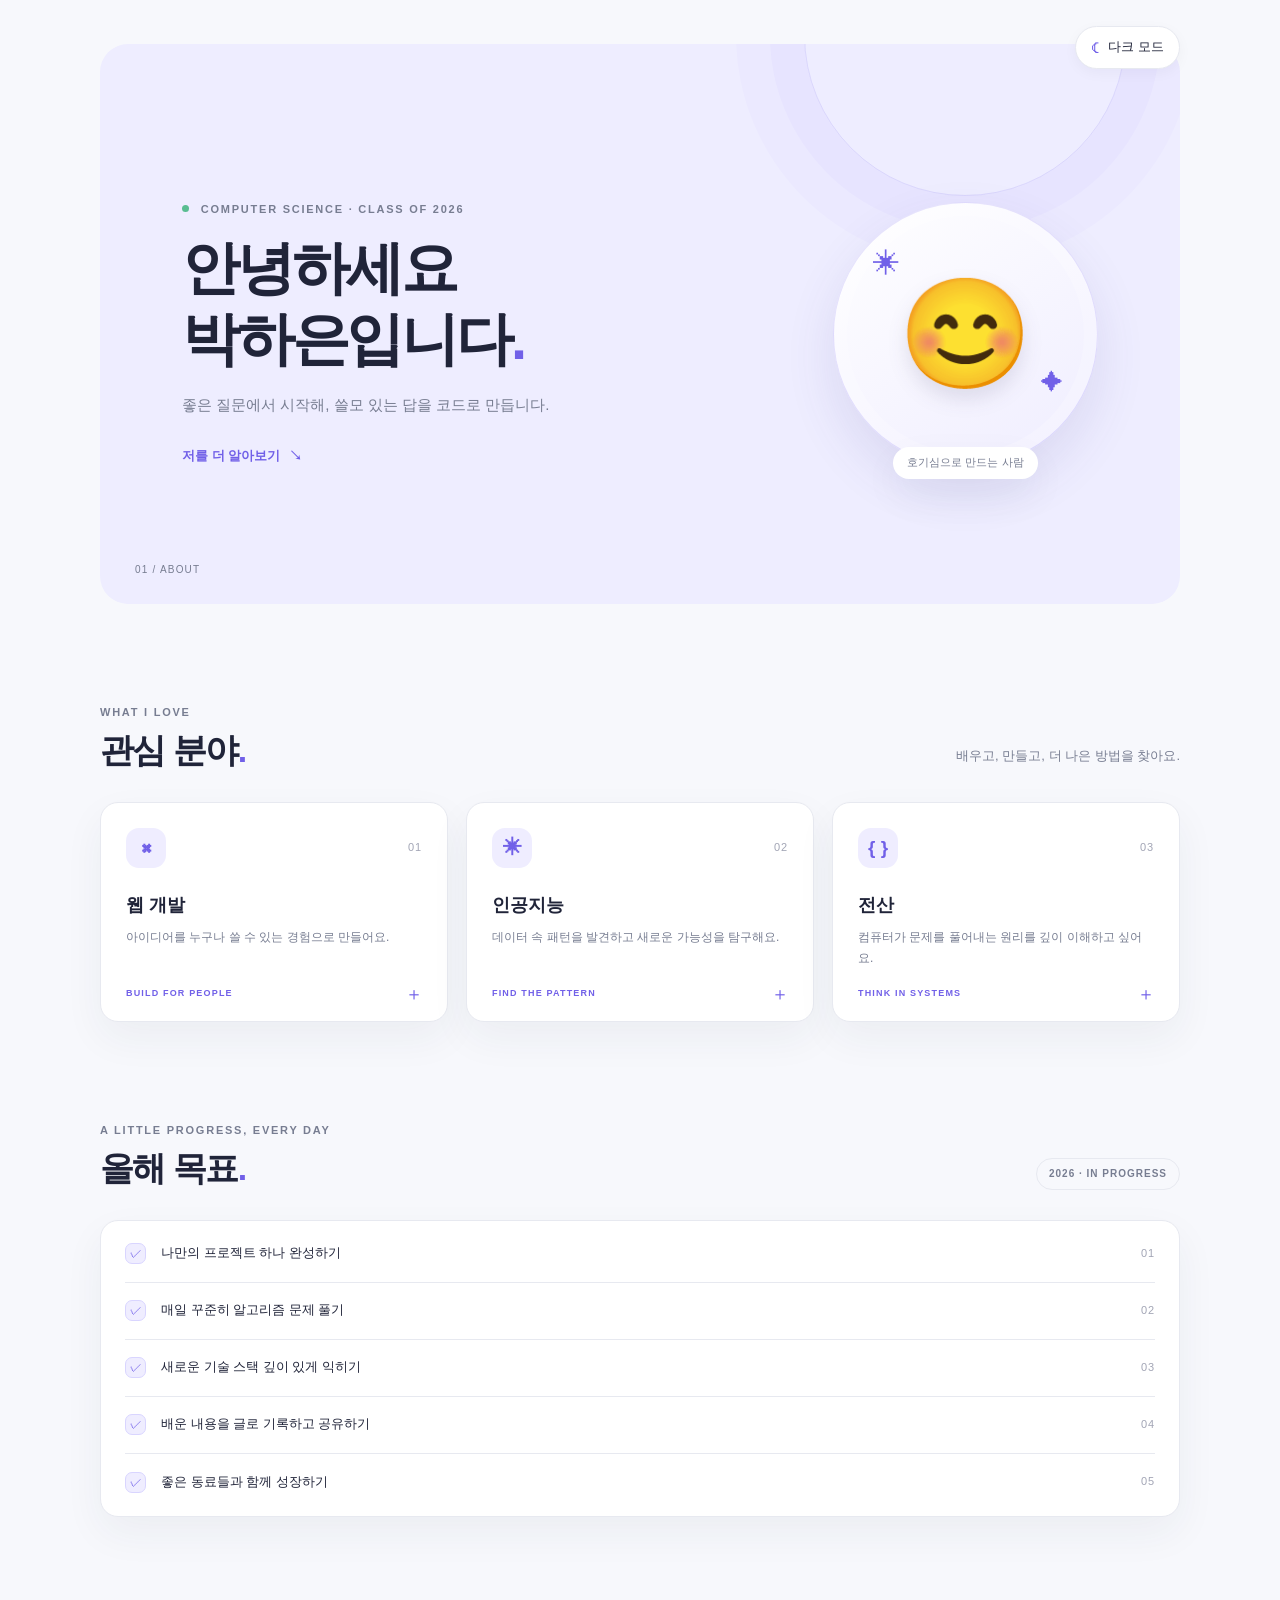
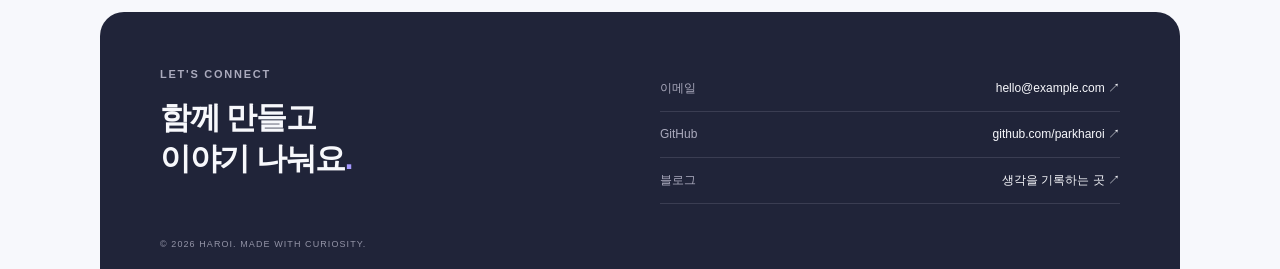
<file: index.html>
<!doctype html>
<html lang="ko">
<head>
  <meta charset="utf-8">
  <meta name="viewport" content="width=device-width, initial-scale=1">
  <meta name="theme-color" content="#f7f8fc">
  <title>박하은 | 컴퓨터공학도</title>
  <link rel="stylesheet" href="style.css">
  <script src="script.js" defer></script>
</head>
<body>
  <button class="theme-toggle" type="button" aria-label="다크 모드로 전환" aria-pressed="false">
    <span class="toggle-icon" aria-hidden="true">☾</span>
    <span class="toggle-label">다크 모드</span>
  </button>

  <main class="page-shell">
    <header class="hero">
      <div class="hero-copy">
        <p class="eyebrow"><span class="status-dot"></span> COMPUTER SCIENCE · CLASS OF 2026</p>
        <h1><span class="typed-greeting" aria-label="안녕하세요 박하은입니다">안녕하세요
박하은입니다</span><span class="accent">.</span></h1>
        <p class="intro">좋은 질문에서 시작해, 쓸모 있는 답을 코드로 만듭니다.</p>
        <a class="text-link" href="#interests">저를 더 알아보기 <span aria-hidden="true">↘</span></a>
      </div>
      <div class="portrait" role="img" aria-label="웃는 얼굴 이모지 프로필 이미지">
        <span class="portrait-spark spark-one" aria-hidden="true">✳</span>
        <span class="portrait-face" aria-hidden="true">😊</span>
        <span class="portrait-spark spark-two" aria-hidden="true">✦</span>
        <span class="portrait-caption">호기심으로 만드는 사람</span>
      </div>
      <span class="hero-index" aria-hidden="true">01 / ABOUT</span>
    </header>

    <section class="section interests" id="interests" aria-labelledby="interest-title">
      <div class="section-heading">
        <div><p class="eyebrow">WHAT I LOVE</p><h2 id="interest-title">관심 분야<span class="accent">.</span></h2></div>
        <p class="section-note">배우고, 만들고, 더 나은 방법을 찾아요.</p>
      </div>
      <div class="interest-grid">
        <div class="interest-item">
          <button class="interest-card card-web" type="button" aria-expanded="false" aria-controls="detail-web">
            <span class="card-top"><span class="card-icon" aria-hidden="true">⌘</span><span class="card-number">01</span></span>
            <span class="card-title">웹 개발</span><span class="card-summary">아이디어를 누구나 쓸 수 있는 경험으로 만들어요.</span>
            <span class="card-tag">BUILD FOR PEOPLE</span><span class="card-hint" aria-hidden="true">＋</span>
          </button>
          <div class="interest-detail" id="detail-web" hidden>사용하기 편하고 보기 좋은 웹 서비스를 직접 설계하고 구현하는 데 관심이 있어요. 작은 아이디어를 실제로 동작하는 결과물로 만드는 과정을 좋아합니다.</div>
        </div>
        <div class="interest-item">
          <button class="interest-card card-ai" type="button" aria-expanded="false" aria-controls="detail-ai">
            <span class="card-top"><span class="card-icon" aria-hidden="true">✳</span><span class="card-number">02</span></span>
            <span class="card-title">인공지능</span><span class="card-summary">데이터 속 패턴을 발견하고 새로운 가능성을 탐구해요.</span>
            <span class="card-tag">FIND THE PATTERN</span><span class="card-hint" aria-hidden="true">＋</span>
          </button>
          <div class="interest-detail" id="detail-ai" hidden>데이터와 모델을 통해 복잡한 문제를 해결하는 방법을 배우고 있어요. 특히 인공지능이 사람들의 일상에 도움이 되는 순간에 관심이 많습니다.</div>
        </div>
        <div class="interest-item">
          <button class="interest-card card-cs" type="button" aria-expanded="false" aria-controls="detail-cs">
            <span class="card-top"><span class="card-icon" aria-hidden="true">{ }</span><span class="card-number">03</span></span>
            <span class="card-title">전산</span><span class="card-summary">컴퓨터가 문제를 풀어내는 원리를 깊이 이해하고 싶어요.</span>
            <span class="card-tag">THINK IN SYSTEMS</span><span class="card-hint" aria-hidden="true">＋</span>
          </button>
          <div class="interest-detail" id="detail-cs" hidden>자료구조와 운영체제, 네트워크처럼 소프트웨어의 바탕이 되는 원리를 탄탄히 익히고 있어요. 기본기를 실제 프로젝트에 연결하는 것이 목표입니다.</div>
        </div>
      </div>
    </section>

    <section class="section goals" aria-labelledby="goal-title">
      <div class="section-heading">
        <div><p class="eyebrow">A LITTLE PROGRESS, EVERY DAY</p><h2 id="goal-title">올해 목표<span class="accent">.</span></h2></div>
        <span class="year-pill">2026 · IN PROGRESS</span>
      </div>
      <ul class="goal-list">
        <li><span class="check" aria-hidden="true">✓</span><span>나만의 프로젝트 하나 완성하기</span><span class="goal-index">01</span></li>
        <li><span class="check" aria-hidden="true">✓</span><span>매일 꾸준히 알고리즘 문제 풀기</span><span class="goal-index">02</span></li>
        <li><span class="check" aria-hidden="true">✓</span><span>새로운 기술 스택 깊이 있게 익히기</span><span class="goal-index">03</span></li>
        <li><span class="check" aria-hidden="true">✓</span><span>배운 내용을 글로 기록하고 공유하기</span><span class="goal-index">04</span></li>
        <li><span class="check" aria-hidden="true">✓</span><span>좋은 동료들과 함께 성장하기</span><span class="goal-index">05</span></li>
      </ul>
    </section>

    <footer class="contact">
      <div class="contact-copy"><p class="eyebrow">LET'S CONNECT</p><h2>함께 만들고<br>이야기 나눠요<span class="accent">.</span></h2></div>
      <nav class="contact-links" aria-label="연락처 및 소셜 링크">
        <a href="mailto:hello@example.com"><span>이메일</span><span>hello@example.com ↗</span></a>
        <a href="https://github.com/parkharoi" target="_blank" rel="noreferrer"><span>GitHub</span><span>github.com/parkharoi ↗</span></a>
        <a href="https://your-blog.example.com" target="_blank" rel="noreferrer"><span>블로그</span><span>생각을 기록하는 곳 ↗</span></a>
      </nav>
      <p class="copyright">© 2026 HAROI. MADE WITH CURIOSITY.</p>
    </footer>
  </main>
</body>
</html>
</file>
<file: style.css>
:root {
  color-scheme: light;
  --bg: #f7f8fc;
  --surface: #ffffff;
  --text: #202439;
  --muted: #777d91;
  --line: #e7e9f0;
  --accent: #7160e8;
  --accent-soft: #efedff;
  --hero-wash: #eeedff;
  --shadow: 0 16px 40px rgba(45, 47, 78, .055);
}

* { box-sizing: border-box; }
html { scroll-behavior: smooth; }
body {
  margin: 0;
  background: var(--bg);
  color: var(--text);
  font-family: "Pretendard", "Apple SD Gothic Neo", "Malgun Gothic", sans-serif;
  line-height: 1.6;
  transition: background-color .25s ease, color .25s ease;
}
body.dark {
  color-scheme: dark;
  --bg: #151620;
  --surface: #20212e;
  --text: #f0f0f7;
  --muted: #a5a6b7;
  --line: #353645;
  --accent: #a69aff;
  --accent-soft: #302c4c;
  --hero-wash: #28253e;
  --shadow: 0 16px 40px rgba(0, 0, 0, .15);
}
.theme-toggle {
  position: absolute; top: 26px; right: max(28px, calc((100vw - 1080px) / 2));
  display: inline-flex; align-items: center; gap: 8px; z-index: 2;
  padding: 10px 15px; border: 1px solid var(--line); border-radius: 999px;
  background: var(--surface); color: var(--text); font: inherit; font-size: 13px;
  cursor: pointer; box-shadow: 0 4px 14px rgba(30, 32, 54, .04); transition: .2s ease;
}
.theme-toggle:hover { transform: translateY(-2px); border-color: var(--accent); }
.toggle-icon { color: var(--accent); font-size: 17px; line-height: 1; }
.page-shell { width: min(100% - 56px, 1080px); margin: 0 auto; }
.hero {
  min-height: 560px; position: relative; display: flex; align-items: center;
  justify-content: space-between; gap: 48px; padding: 95px 82px 75px;
  margin-top: 44px; overflow: hidden; border-radius: 28px; background: var(--hero-wash);
}
.hero::after { content: ""; position: absolute; width: 320px; height: 320px; right: 5%; top: -170px; border: 1px solid rgba(113,96,232,.16); border-radius: 50%; box-shadow: 0 0 0 34px rgba(113,96,232,.035), 0 0 0 68px rgba(113,96,232,.025); pointer-events: none; }
.hero-copy { position: relative; z-index: 1; }
.eyebrow { margin: 0 0 15px; color: var(--muted); font-size: 11px; font-weight: 700; letter-spacing: .16em; }
.status-dot { display: inline-block; width: 7px; height: 7px; margin: 0 7px 1px 0; border-radius: 50%; background: #59bd91; }
h1, h2, h3, p { margin-top: 0; }
h1 { margin-bottom: 18px; font-size: clamp(40px, 5vw, 58px); line-height: 1.22; letter-spacing: -.055em; }
.typed-greeting { white-space: pre-line; }
.typed-greeting.is-typing::after { content: ""; display: inline-block; width: 2px; height: .9em; margin-left: 5px; vertical-align: -.04em; background: var(--accent); animation: caret-blink .8s steps(1, end) infinite; }
@keyframes caret-blink { 50% { opacity: 0; } }
.accent { color: var(--accent); }
.intro { margin-bottom: 25px; color: var(--muted); font-size: 15px; }
.text-link { color: var(--accent); text-decoration: none; font-size: 13px; font-weight: 700; }
.text-link span { padding-left: 5px; }
.portrait { width: 265px; height: 265px; position: relative; z-index: 1; flex: 0 0 auto; display: grid; place-items: center; border: 1px solid rgba(113,96,232,.16); border-radius: 50%; background: linear-gradient(145deg, var(--surface), var(--accent-soft)); box-shadow: 0 22px 50px rgba(73, 65, 145, .12), inset 0 0 0 13px rgba(255,255,255,.18); }
.portrait-face { font-size: 108px; filter: drop-shadow(0 10px 10px rgba(48,45,80,.12)); }
.portrait-spark { position: absolute; color: var(--accent); }
.spark-one { top: 40px; left: 39px; font-size: 27px; }
.spark-two { right: 34px; bottom: 65px; font-size: 22px; }
.portrait-caption { position: absolute; bottom: -13px; padding: 7px 14px; border-radius: 99px; background: var(--surface); color: var(--muted); font-size: 11px; box-shadow: var(--shadow); }
.hero-index { position: absolute; bottom: 26px; left: 35px; color: var(--muted); font-size: 10px; letter-spacing: .12em; }
.section { padding: 100px 0 0; }
.section-heading { display: flex; align-items: end; justify-content: space-between; gap: 24px; margin-bottom: 30px; }
.section-heading .eyebrow { margin-bottom: 6px; }
h2 { margin-bottom: 0; font-size: 34px; line-height: 1.3; letter-spacing: -.045em; }
.section-note { margin: 0 0 5px; color: var(--muted); font-size: 13px; }
.interest-grid { display: grid; grid-template-columns: repeat(3, 1fr); gap: 18px; }
.interest-item { min-width: 0; }
.interest-card { position: relative; display: flex; width: 100%; min-height: 220px; flex-direction: column; align-items: stretch; padding: 25px 25px 21px; border: 1px solid var(--line); border-radius: 18px; background: var(--surface); color: var(--text); text-align: left; font: inherit; box-shadow: var(--shadow); cursor: pointer; transition: transform .2s ease, border-color .2s ease; }
.interest-card:hover { transform: translateY(-5px); border-color: var(--accent); }
.interest-card[aria-expanded="true"] { border-color: var(--accent); }
.card-top { display: flex; align-items: center; justify-content: space-between; margin-bottom: 23px; }
.card-icon { display: grid; width: 40px; height: 40px; place-items: center; border-radius: 13px; background: var(--accent-soft); color: var(--accent); font-size: 19px; font-weight: 700; }
.card-number, .goal-index { color: #a2a5b5; font-size: 11px; letter-spacing: .08em; }
.card-title { margin-bottom: 7px; font-size: 18px; font-weight: 700; }
.card-summary { min-height: 42px; margin-bottom: 17px; color: var(--muted); font-size: 12px; line-height: 1.75; }
.card-tag { color: var(--accent); font-size: 9px; font-weight: 700; letter-spacing: .13em; }
.card-hint { position: absolute; right: 24px; bottom: 18px; color: var(--accent); font-size: 18px; line-height: 1; transition: transform .2s ease; }
.interest-card[aria-expanded="true"] .card-hint { transform: rotate(45deg); }
.interest-detail { margin-top: 10px; padding: 15px 17px; border: 1px solid var(--line); border-radius: 13px; background: var(--surface); color: var(--muted); font-size: 12px; line-height: 1.8; animation: detail-in .2s ease both; }
.interest-detail[hidden] { display: none; }
@keyframes detail-in { from { opacity: 0; transform: translateY(-5px); } to { opacity: 1; transform: translateY(0); } }
.goals { padding-bottom: 95px; }
.year-pill { padding: 7px 12px; border: 1px solid var(--line); border-radius: 999px; color: var(--muted); font-size: 10px; font-weight: 700; letter-spacing: .1em; }
.goal-list { margin: 0; padding: 5px 24px; list-style: none; border: 1px solid var(--line); border-radius: 18px; background: var(--surface); box-shadow: var(--shadow); }
.goal-list li { display: flex; align-items: center; gap: 15px; min-height: 57px; border-bottom: 1px solid var(--line); font-size: 13px; }
.goal-list li:last-child { border-bottom: 0; }
.check { display: grid; width: 21px; height: 21px; flex: 0 0 auto; place-items: center; border: 1px solid #d9d5ff; border-radius: 7px; background: var(--accent-soft); color: var(--accent); font-size: 12px; }
.goal-index { margin-left: auto; }
.contact { position: relative; display: grid; grid-template-columns: 1fr 1fr; gap: 40px; padding: 54px 60px 65px; border-radius: 24px 24px 0 0; background: var(--text); color: var(--bg); }
.contact .eyebrow { color: #aaaabd; }
.contact h2 { font-size: 31px; }
.contact .accent { color: #a69aff; }
.contact-links { align-self: center; }
.contact-links a { display: flex; justify-content: space-between; gap: 18px; padding: 13px 0; border-bottom: 1px solid rgba(160,160,180,.2); color: inherit; text-decoration: none; font-size: 12px; }
.contact-links a span:first-child { color: #aaaabd; }
.contact-links a:hover span:last-child { color: #b8adff; }
.copyright { position: absolute; bottom: 18px; left: 60px; margin: 0; color: #9394a7; font-size: 9px; letter-spacing: .12em; }
@media (max-width: 700px) {
  .page-shell { width: min(100% - 32px, 500px); }
  .theme-toggle { position: absolute; top: 17px; right: 16px; padding: 9px 12px; font-size: 12px; }
  .hero { min-height: auto; margin-top: 58px; padding: 45px 25px 56px; flex-direction: column-reverse; align-items: flex-start; gap: 30px; border-radius: 22px; }
  .portrait { width: 155px; height: 155px; align-self: center; }
  .portrait-face { font-size: 68px; }
  .spark-one { top: 18px; left: 20px; font-size: 21px; }
  .spark-two { right: 20px; bottom: 38px; font-size: 18px; }
  .portrait-caption { bottom: -11px; font-size: 10px; }
  .hero-index { left: auto; right: 22px; bottom: 18px; }
  h1 { font-size: 42px; }
  .intro { max-width: 290px; font-size: 14px; }
  .section { padding-top: 70px; }
  .section-heading { align-items: flex-start; flex-direction: column; gap: 10px; margin-bottom: 22px; }
  h2 { font-size: 30px; }
  .interest-grid { grid-template-columns: 1fr; gap: 12px; }
  .interest-card { min-height: auto; padding: 20px; }
  .card-top { margin-bottom: 15px; }
  .card-summary { min-height: 0; margin-bottom: 13px; }
  .card-hint { right: 19px; bottom: 17px; }
  .goals { padding-bottom: 65px; }
  .goal-list { padding: 3px 15px; }
  .goal-list li { gap: 10px; min-height: 58px; font-size: 12px; }
  .contact { grid-template-columns: 1fr; gap: 24px; padding: 38px 24px 65px; border-radius: 20px 20px 0 0; }
  .contact h2 { font-size: 28px; }
  .contact-links a { font-size: 11px; }
  .copyright { left: 24px; bottom: 20px; font-size: 8px; }
}
@media (prefers-reduced-motion: reduce) { *, *::before, *::after { scroll-behavior: auto !important; transition-duration: .01ms !important; } }
</file>
